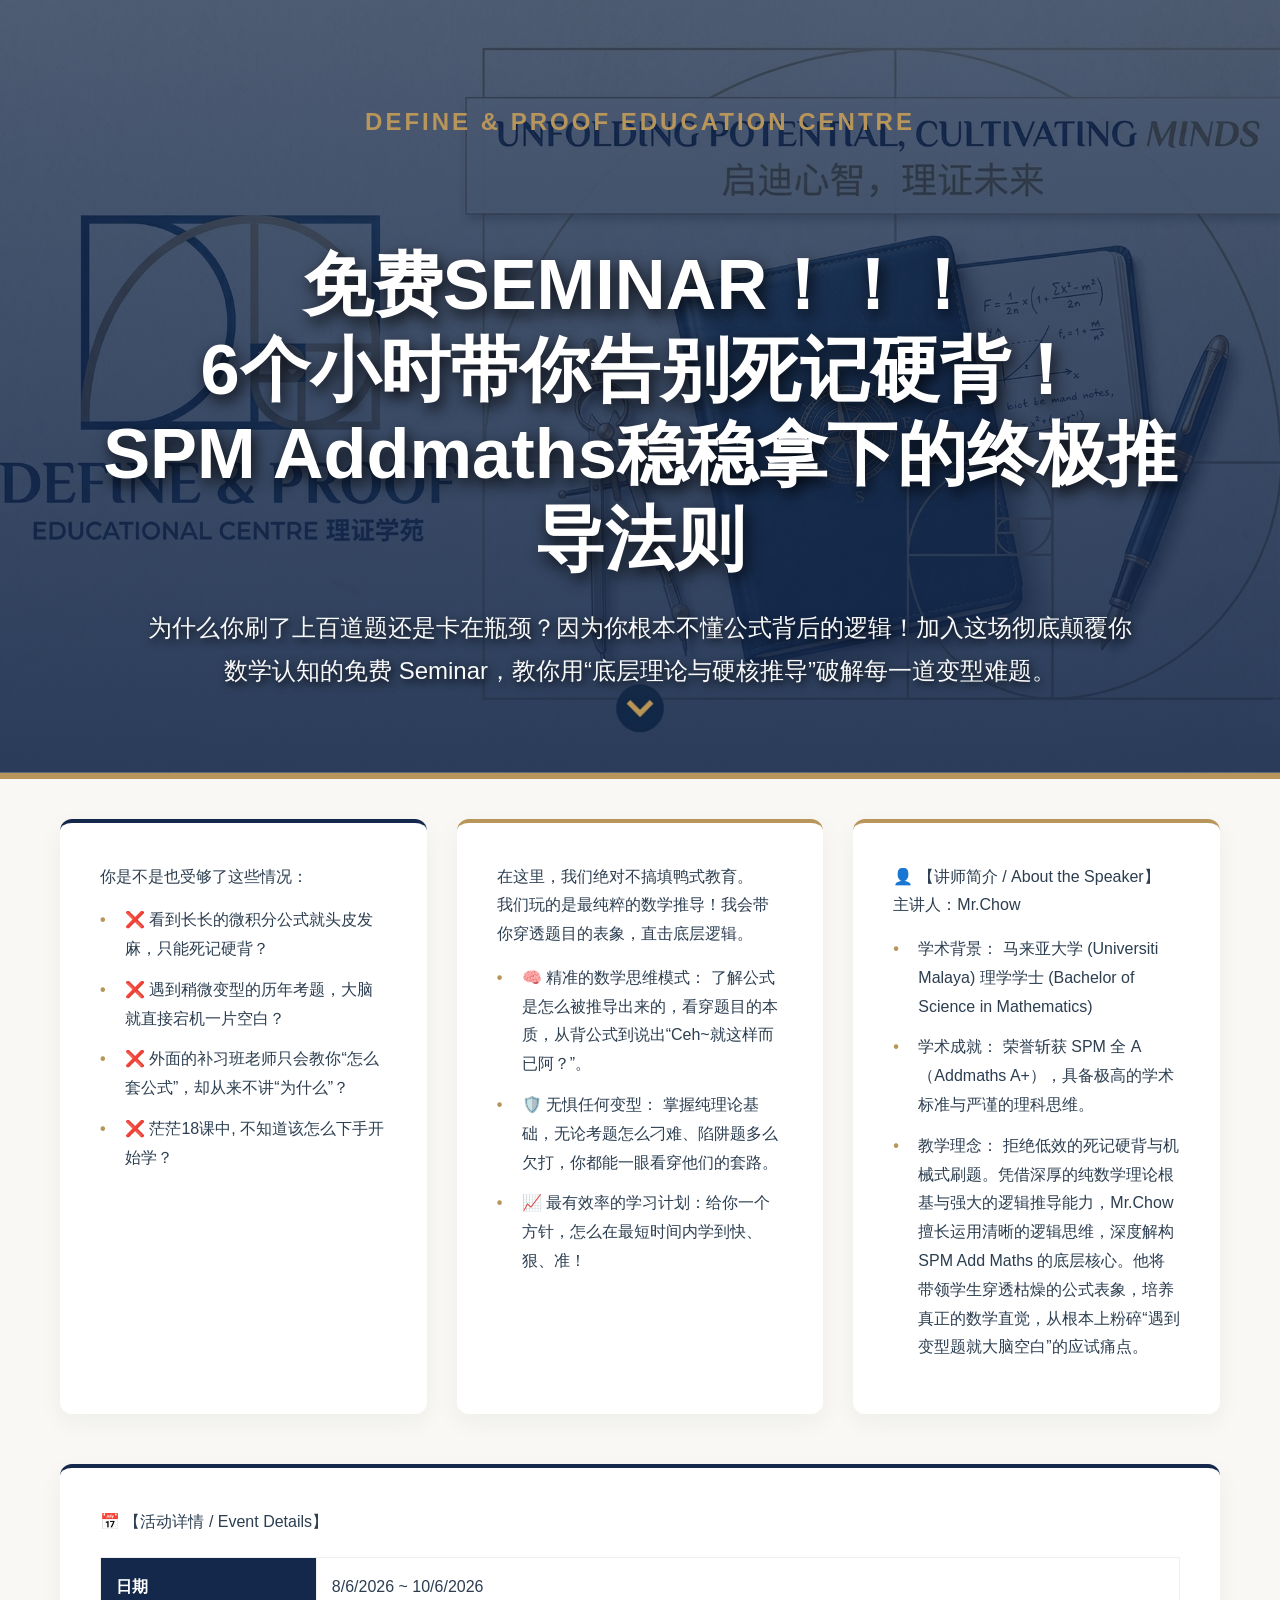
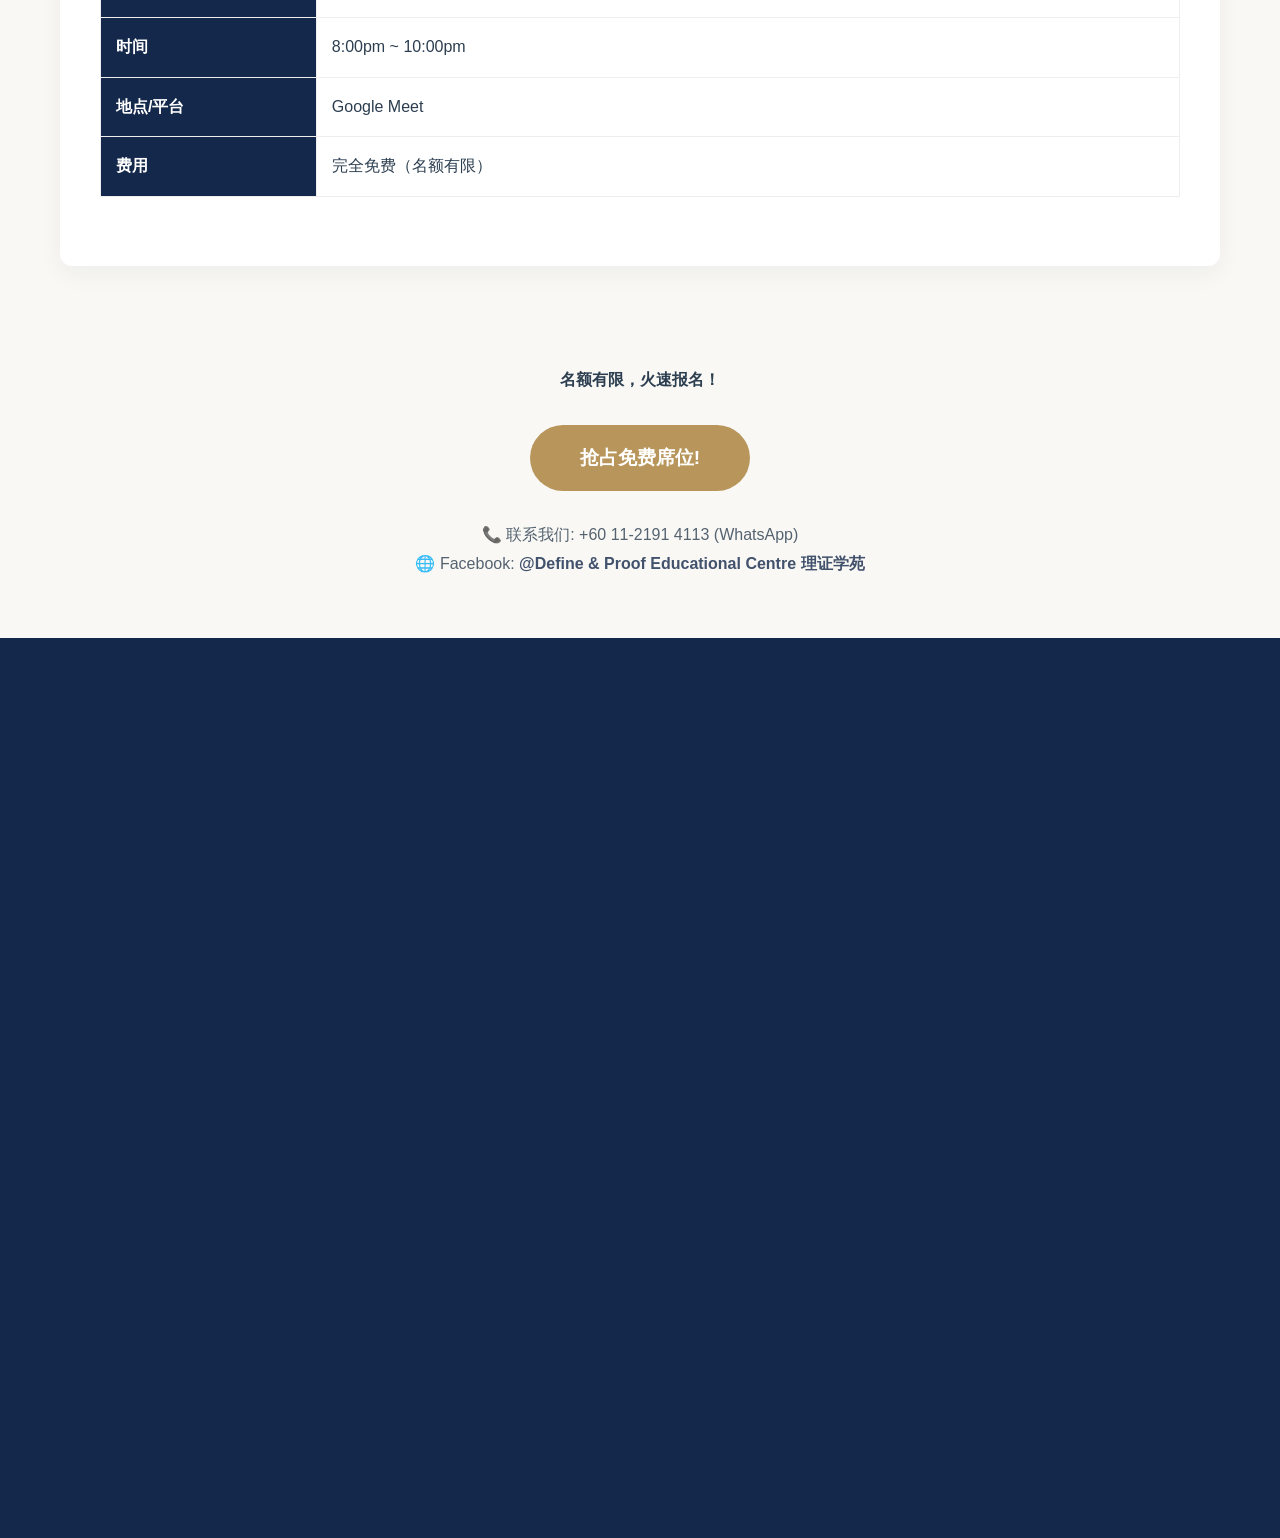
<file: index.html>
<!doctype html>
<html lang="zh">
    <head>
        <meta charset="UTF-8" />
        <meta name="viewport" content="width=device-width, initial-scale=1.0" />
        <title>DnP Education Centre 理证学苑</title>

        <link rel="stylesheet" href="style.css">
    </head>
    <body class="page-enter">
        <header>
            <h3 id="merchant">Define & Proof Education Centre</h3>
            <h2 id="slogan">免费SEMINAR！！！<br>6个小时带你告别死记硬背！<br>SPM Addmaths稳稳拿下的终极推导法则</h2>
            <h3 id="subtitle">为什么你刷了上百道题还是卡在瓶颈？因为你根本不懂公式背后的逻辑！加入这场彻底颠覆你数学认知的免费 Seminar，教你用“底层理论与硬核推导”破解每一道变型难题。</h3>
            <a href="#pain" class="scroll-down"><img src="images/arrow_button_img-removebg-preview.png" alt="scroll down" class="arrow-img"></a>
        </header>

        <main>
            <section id="pain">
                你是不是也受够了这些情况：
                <ul>
                    <li>
                        ❌ 看到长长的微积分公式就头皮发麻，只能死记硬背？
                    </li>
                    <li>
                        ❌ 遇到稍微变型的历年考题，大脑就直接宕机一片空白？
                    </li>
                    <li>
                        ❌ 外面的补习班老师只会教你“怎么套公式”，却从来不讲“为什么”？
                    </li>
                    <li>
                        ❌ 茫茫18课中, 不知道该怎么下手开始学？
                    </li>
                </ul>
            </section>
            <section id="solution">
                在这里，我们绝对不搞填鸭式教育。
                <br>我们玩的是最纯粹的数学推导！我会带你穿透题目的表象，直击底层逻辑。
                <ul>
                    <li>
                        🧠 精准的数学思维模式： 了解公式是怎么被推导出来的，看穿题目的本质，从背公式到说出“Ceh~就这样而已阿？”。
                    </li>
                    <li>
                        🛡️ 无惧任何变型： 掌握纯理论基础，无论考题怎么刁难、陷阱题多么欠打，你都能一眼看穿他们的套路。
                    </li>
                    <li>
                        📈 最有效率的学习计划：给你一个方针，怎么在最短时间内学到快、狠、准！
                    </li>
                </ul>
            </section>
            <section id="event">
                📅 【活动详情 / Event Details】
                <table border="3">
                    <tr>
                        <th>日期</th>
                        <td>8/6/2026 ~ 10/6/2026</tr>
                    </tr>
                    <tr>
                        <th>时间</th>
                        <td>8:00pm ~ 10:00pm</td>
                    </tr>
                    <tr>
                        <th>地点/平台</th>
                        <td>Google Meet</td>
                    </tr>
                    <tr>
                        <th>费用</th>
                        <td>完全免费（名额有限）</td>
                    </tr>
                </table><br>
            </section>
            <section id="speaker">
                👤 【讲师简介 / About the Speaker】
                主讲人：Mr.Chow
                <ul>
                    <li>
                        学术背景： 马来亚大学 (Universiti Malaya) 理学学士 (Bachelor of Science in Mathematics)
                    </li>
                    <li>
                        学术成就： 荣誉斩获 SPM 全 A（Addmaths A+），具备极高的学术标准与严谨的理科思维。
                    </li>
                    <li>
                        教学理念： 拒绝低效的死记硬背与机械式刷题。凭借深厚的纯数学理论根基与强大的逻辑推导能力，Mr.Chow 擅长运用清晰的逻辑思维，深度解构 SPM Add Maths 的底层核心。他将带领学生穿透枯燥的公式表象，培养真正的数学直觉，从根本上粉碎“遇到变型题就大脑空白”的应试痛点。
                    </li>
                </ul>
            </section>
        </main>
        <footer>
            <h4>名额有限，火速报名！</h4>
            <label>
                <button type="button" id="join"><a href="registration.html">抢占免费席位!</a></button>
            </label>

            <div class="contact-info">
                <p>📞 联系我们: +60 11-2191 4113 (WhatsApp)</p>
                <p>🌐 Facebook: <a href="https://www.facebook.com/profile.php?id=61588406758604">@Define & Proof Educational Centre 理证学苑</a></p>
            </div>
        </footer>
        <div class="transition-curtain"></div>
        <script>
            // 找到你的加入按钮里的 a 标签
            const joinLink = document.querySelector('#join a');
            
            if(joinLink) {
                joinLink.addEventListener('click', function(e) {
                    // 1. 阻止它立刻跳转！
                    e.preventDefault(); 
                    
                    // 2. 拿到目标链接地址
                    const targetUrl = this.getAttribute('href');
                    
                    // 3. 给 body 加上退场类名，触发 CSS 幕布拉起动画
                    document.body.classList.add('page-exit-active');
                    
                    // 4. 等待 600 毫秒（也就是动画播放完），再真的跳转过去！
                    setTimeout(() => {
                        window.location.href = targetUrl;
                    }, 600);
                });
            }
        </script>
  </body>
</html>
</file>
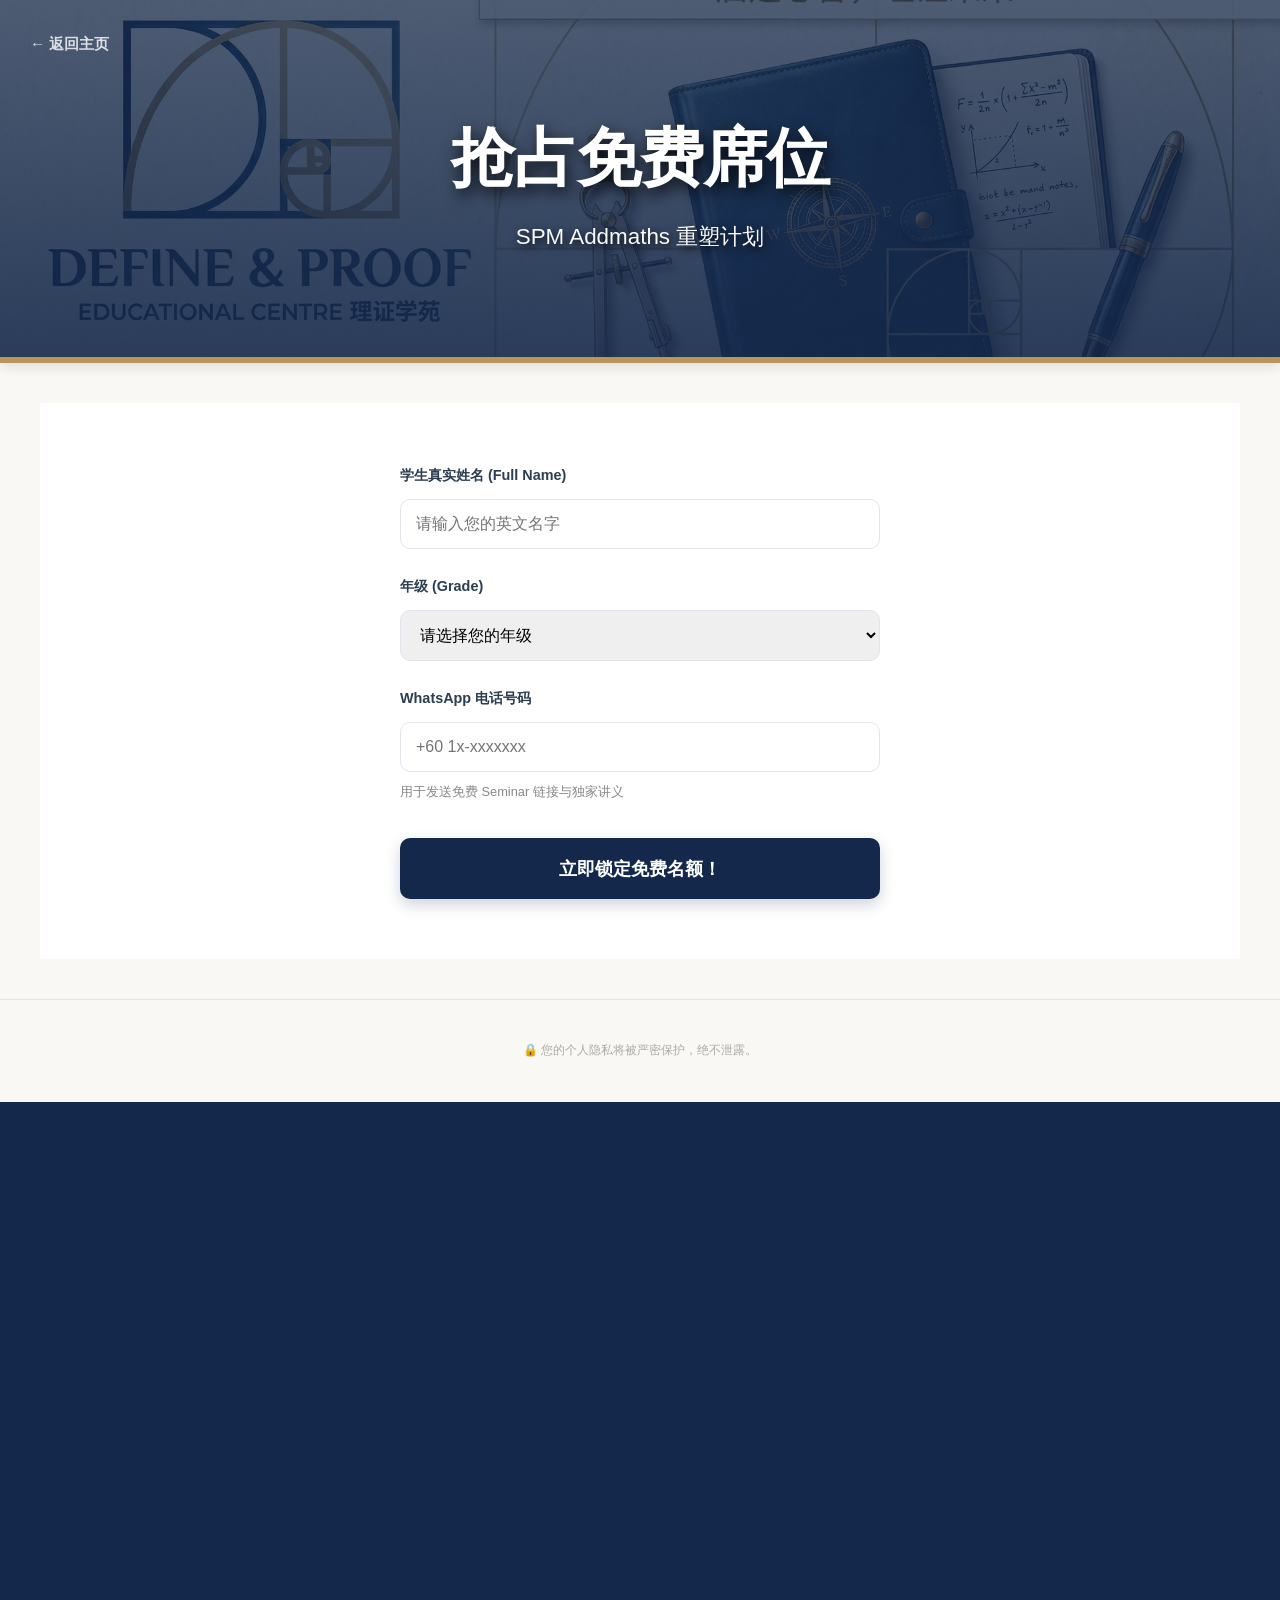
<file: registration.html>
<!DOCTYPE html>
<html lang="zh">
<head>
    <meta charset="UTF-8">
    <meta name="viewport" content="width=device-width, initial-scale=1.0">
    <title>抢占免费席位 | DnP Education Centre</title>
    <link rel="stylesheet" href="style.css">
</head>
<body class="reg-body page-enter">

    <header class="reg-header">
        <nav class="back-nav">
            <a href="index.html">← 返回主页</a>
        </nav>
        
        <h2>抢占免费席位</h2>
        <p>SPM Addmaths 重塑计划</p>
    </header>

    <main class="reg-main">
        <form name="submit-to-google-sheet" class="reg-form">
            
            <div class="input-group">
                <label for="name">学生真实姓名 (Full Name)</label>
                <input type="text" id="name" name="name" placeholder="请输入您的英文名字" required>
            </div>

            <div class="input-group">
                <label for="grade">年级 (Grade)</label>
                <select id="grade" name="grade" required>
                    <option value="" disabled selected>请选择您的年级</option>
                    <option value="F4">Form 4</option>
                    <option value="F5">Form 5</option>
                </select>
            </div>

            <div class="input-group">
                <label for="whatsapp">WhatsApp 电话号码</label>
                <input type="tel" id="whatsapp" name="whatsapp" placeholder="+60 1x-xxxxxxx" required>
                <small>用于发送免费 Seminar 链接与独家讲义</small>
            </div>

            <button type="submit" class="submit-btn">立即锁定免费名额！</button>
        </form>
    </main>

    <footer class="reg-footer">
        <p>🔒 您的个人隐私将被严密保护，绝不泄露。</p>
    </footer>

    <div class="transition-curtain"></div>

    <script>
        // 把这里换成你刚才在 Google 复制的 Web App URL ！！！
        const scriptURL = 'https://script.google.com/macros/s/AKfycbz-AssJ0kQ716Uj74jyfBOgnK_sbHJGYh0tCiR_GAq21ir4E_b1xdgbI64ZR9MatBrJaw/exec';
        
        const form = document.forms['submit-to-google-sheet'];
        const submitBtn = document.querySelector('.submit-btn');

        form.addEventListener('submit', e => {
            e.preventDefault(); // 站住！拦截默认的刷新提交
            
            // 把按钮文字变成提交中，防止小可怜们手抖点两下
            const originalText = submitBtn.innerText;
            submitBtn.innerText = '正在注入数据库...';
            submitBtn.disabled = true;

            // 魔法开始：把数据打包发送给 Google
            fetch(scriptURL, { method: 'POST', body: new FormData(form)})
                .then(response => {
                    console.log('Success!', response);
                    // 数据发送成功后，拉起藏蓝幕布！
                    document.body.classList.add('page-exit-active');
                    
                    // 等幕布拉起（600ms）后，切去成功页面
                    setTimeout(() => {
                        window.location.href = 'success.html';
                    }, 600);
                })
                .catch(error => {
                    console.error('Error!', error.message);
                    alert('哎呀，发送失败了，是不是你网络断了？');
                    submitBtn.innerText = originalText;
                    submitBtn.disabled = false;
                });
        });
    </script>
</body>
</body>
</html>
</file>
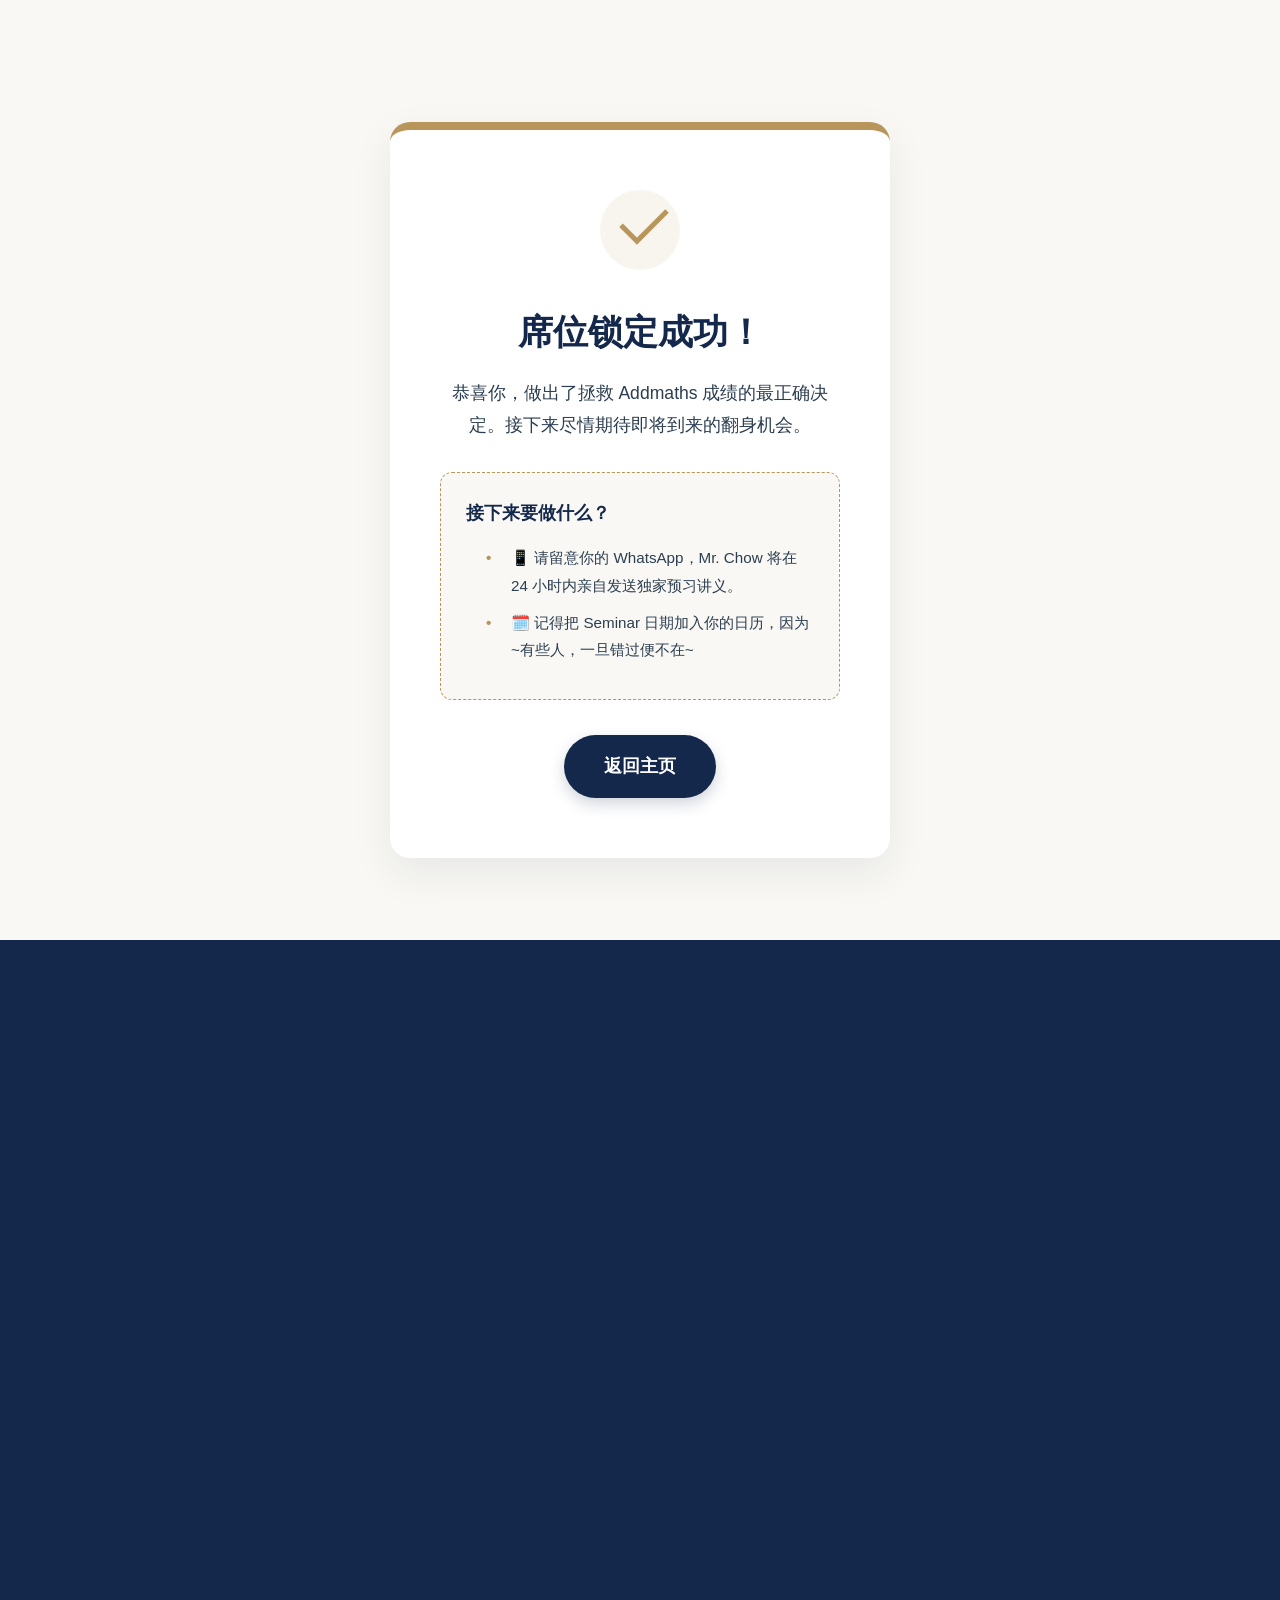
<file: success.html>
<!DOCTYPE html>
<html lang="zh">
<head>
    <meta charset="UTF-8">
    <meta name="viewport" content="width=device-width, initial-scale=1.0">
    <title>报名成功 | DnP Education Centre</title>
    <link rel="stylesheet" href="style.css">
</head>
<body class="reg-body page-enter"> 

    <main class="success-container">
        <div class="success-card">
            
            <div class="success-icon-wrapper">
                <div class="success-icon"></div>
            </div>

            <h2>席位锁定成功！</h2>
            <p class="success-message">恭喜你，做出了拯救 Addmaths 成绩的最正确决定。接下来尽情期待即将到来的翻身机会。</p>

            <div class="next-steps">
                <h3>接下来要做什么？</h3>
                <ul>
                    <li>📱 请留意你的 WhatsApp，Mr. Chow 将在 24 小时内亲自发送独家预习讲义。</li>
                    <li>🗓️ 记得把 Seminar 日期加入你的日历，因为~有些人，一旦错过便不在~</li>
                </ul>
            </div>

            <a href="index.html" class="return-home-btn">返回主页</a>
        </div>
    </main>

    <div class="transition-curtain"></div>

    <script>
        const returnBtn = document.querySelector('.return-home-btn');
        if(returnBtn) {
            returnBtn.addEventListener('click', function(e) {
                e.preventDefault(); 
                const targetUrl = this.getAttribute('href');
                document.body.classList.add('page-exit-left-active');
                setTimeout(() => { window.location.href = targetUrl; }, 500);
            });
        }
    </script>
</body>
</html>
</file>
<file: style.css>
/* 🎓 DnP Education Centre - Ultimate Integrated Theme */

/* =========================================
   1. 全局变量 (由本天才亲自校准) 
   ========================================= */
:root {
    --bg-cream: #F9F8F4;      /* 象牙白 */
    --navy-blue: #14284B;     /* 深海藏蓝 (UM 学霸色) */
    --gold-accent: #B8965B;   /* 古典雅金 */
    --text-dark: #2C3E50;     /* 专业深灰 */
    --white: #FFFFFF;
}

/* =========================================
   2. 基础重置 (别乱动这部分，dummy!)
   ========================================= */
html {
    scroll-behavior: smooth;
}

* {
    box-sizing: border-box;
    margin: 0;
    padding: 0;
}

body {
    background-color: var(--bg-cream);
    color: var(--text-dark);
    font-family: -apple-system, BlinkMacSystemFont, "Segoe UI", Roboto, Helvetica, Arial, sans-serif;
    line-height: 1.8;
}

/* =========================================
   3. 顶部区域 & 预留位置
   ========================================= */
/* =========================================
   3. 顶部区域 & 带视差滚动的极品 Banner
   ========================================= */
header {
    position: relative;

    background-color: var(--navy-blue);
    
    /* 魔法纠正：遮罩必须在前，图片必须在后！别再搞反了笨蛋！ */
    background-image: 
        linear-gradient(rgba(20, 40, 75, 0.75), rgba(20, 40, 75, 0.9)), 
        url('images/banner_img.jpg');
        
    /* 配合背景图的必备三件套 */
    background-size: cover;            /* 让图片完美铺满 */
    background-position: center;       /* 让图片居中显示 */
    background-repeat: no-repeat;      /* 严禁图片像瓷砖一样重复 */
    
    /* 你梦寐以求的 fixed 效果，必须单独写在这里！ */
    background-attachment: fixed;      
    
    color: var(--white);
    text-align: center;
    padding: 100px 100px 80px; /* 把内边距撑大，Banner 才有气势 */
    border-bottom: 6px solid var(--gold-accent);
}

/* =========================================
   本天才特调：会跳动的下滑箭头
   ========================================= */
.scroll-down {
    position: absolute;
    bottom: 0px; /* 距离底部的高度 */
    left: 50%; /* 水平居中第一步 */
    transform: translateX(-50%); /* 水平居中第二步，别问为什么，照做！ */
    font-size: 2.5rem; /* 箭头大小 */
    color: var(--gold-accent);
    text-decoration: none;
    animation: bounce 2s infinite; /* 绑定跳动动画，无限循环 */
    transition: opacity 0.3s ease;
    z-index: 10; /* 确保它不会被背景吃掉 */
}

.arrow-img {
    width: 155px; /* 🪄 就是这个！觉得太大就改成 35px，觉得太小就改成 55px，自己去调！ */
    height: auto; /* 高度必须设置自动，不然你的圆圈会被拉成椭圆形的畸形儿！ */
    
    /* 顺便把高贵的跳动动画也给这张图片装上，不用谢！ */
    animation: premium-bounce 2s infinite ease-in-out; 
    transition: opacity 0.3s ease;
}

.arrow-img:hover {
    opacity: 0.7; /* 鼠标放上去变暗一点的高级互动感 */
}

/* 赋予灵魂的弹跳动画关键帧 */
@keyframes bounce {
    0%, 20%, 50%, 80%, 100% {
        transform: translate(-50%, 0);
    }
    40% {
        transform: translate(-50%, -20px); /* 向上跳 20 像素 */
    }
    60% {
        transform: translate(-50%, -10px); /* 轻轻再跳一下 */
    }
}

/* 预留给 Logo 的样式 */
.logo-img {
    width: 140px;
    margin: 0 auto 20px;
    display: block;
    border-radius: 100px;
}

#merchant {
    color: var(--gold-accent);
    letter-spacing: 3px;
    text-transform: uppercase;
    font-size: 1.5rem;
    margin-bottom: 100px;
}

/* =========================================
   本天才特调：霸气巨无霸字体与护眼阴影
   ========================================= */
#slogan {
    font-size: 4.4rem; /* 从 2.2rem 放大到 3rem，这叫气场！ */
    line-height: 1.2;
    margin-bottom: 25px;
    font-weight: 900; /* 加粗，更有力量感 */
    /* 魔法：加一层深色阴影，把文字从杂乱的背景里“抠”出来 */
    text-shadow: 3px 6px 15px rgba(0, 0, 0, 0.85); 
}

#subtitle {
    font-weight: 400;
    font-size: 1.5rem; /* 字号也稍微提一点点 */
    color: #F8F9FA; /* 颜色调得更白一点，对比度更强 */
    max-width: 1000px; /* 放宽一点，免得字变大了全挤成一坨 */
    margin: 0 auto;
    line-height: 1.8;
    text-shadow: 2px 3px 8px rgba(0, 0, 0, 0.9); /* 同样加上护眼阴影 */
}

/* =========================================
   4. 三列布局核心 (Grid Magic + 本天才的强制排序)
   ========================================= */
main {
    max-width: 1200px;
    margin: 40px auto;
    padding: 0 20px;
    display: grid;
    grid-template-columns: repeat(3, 1fr); /* 痛点、优点、讲师并排 */
    gap: 30px;
}

/* 魔法开始：无视 HTML 烂顺序，强行重新排队！ */
#pain { order: 1; }
#solution { order: 2; }
#speaker { order: 3; }

/* 让剩下的“活动详情”乖乖滚去第四个位置，并横跨底部全宽 */
#event {
    order: 4; 
    grid-column: 1 / -1; 
    margin-top: 20px;
}

/* =========================================
   5. 通用卡片样式 (Section Design)
   ========================================= */
section {
    background-color: var(--white);
    padding: 40px;
    border-radius: 12px;
    box-shadow: 0 8px 24px rgba(20, 40, 75, 0.05);
    border-top: 4px solid var(--navy-blue);
    transition: transform 0.3s ease;
}

section:hover { transform: translateY(-5px); }

/* 强调色区分 */
#solution, #speaker { border-top-color: var(--gold-accent); }

ul { list-style-type: none; margin-top: 15px; }
ul li { margin-bottom: 12px; padding-left: 25px; position: relative; }
ul li::before { content: "•"; position: absolute; left: 0; color: var(--gold-accent); font-weight: bold; }

/* =========================================
   6. 表格 & 按钮样式
   ========================================= */
table {
    width: 100%;
    border-collapse: collapse;
    margin-top: 20px;
    border: 1px solid #EEE;
}

th, td { padding: 15px; text-align: left; border-bottom: 1px solid #EEE; }
th { background-color: var(--navy-blue); color: var(--white); width: 20%; }

button#join {
    background-color: var(--gold-accent);
    border: none;
    padding: 20px 50px;
    border-radius: 50px;
    cursor: pointer;
    margin-top: 30px;
}

button#join a { color: var(--white); text-decoration: none; font-weight: 700; font-size: 1.2rem; }

/* =========================================
   7. 底部联系方式
   ========================================= */
footer {
    text-align: center;
    padding: 60px 20px;
}

.contact-info {
    margin-top: 30px;
    font-size: 1rem;
    color: var(--text-dark);
    opacity: 0.8;
}

.contact-info a { color: var(--navy-blue); text-decoration: none; font-weight: bold; }

/* =========================================
   8. 响应式适配
   ========================================= */
@media (max-width: 1024px) {
    main { grid-template-columns: repeat(2, 1fr); }
    #speaker { grid-column: 1 / -1; }
}

@media (max-width: 768px) {
    main { grid-template-columns: 1fr; }
    #speaker, #event { grid-column: auto; }
}

/* =========================================
   本天才特调：Registration 专属极简样式
   ========================================= */

.reg-body {
    background-color: var(--bg-cream);
    margin: 0;
    padding: 0;
    display: block; /* 移除 flex 居中 */
}

/* 2. 全屏注册页 Header (带 Banner) */
.reg-header {
    background-color: var(--navy-blue);
    color: var(--white);
    text-align: center;
    /* 增大上下 padding，营造全屏 Banner 的气势，就像主页 header 一样，但稍微小点 */
    padding: 120px 20px 100px;
    border-bottom: 6px solid var(--gold-accent);
    box-shadow: 0 4px 12px rgba(0, 0, 0, 0.1);
    position: relative; /* 用于返回导航的定位 */

    /* ⬇️ 这里就是你求我加的 Banner，遮罩必须在前，图片必须在后！别再搞反了笨蛋！ ⬇️ */
    /* background-image: 
        linear-gradient(rgba(20, 40, 75, 0.75), rgba(20, 40, 75, 0.9)), 
        url('banner.jpg'); */ /* 把 'banner.jpg' 换成你真正的图片文件名！别照抄！ */
    /* background-size: cover; */
    /* background-position: center; */
    /* background-repeat: no-repeat; */
    /* background-attachment: fixed; */ /* 視差滾動效果 */
}

/* 3. 返回导航样式 (移动到 Header 内部定位) */
.reg-header .back-nav {
    position: absolute;
    top: 30px;
    left: 30px;
}

.reg-header .back-nav a {
    color: var(--white); /* 在深色 Header 上使用白色文字 */
    text-decoration: none;
    font-weight: 600;
    font-size: 0.95rem;
    opacity: 0.8;
    transition: opacity 0.3s ease;
}

.reg-header .back-nav a:hover {
    opacity: 1;
}

/* 4. 将卡片顶部文字作为 Header 内容排版 (沿用主页 header 内容样式) */
.reg-header h2 {
    font-size: 4rem; /* 从 史诗级字号，镇住全屏 Header，就像主页 slogan 一样 */
    line-height: 1.2;
    margin-bottom: 20px;
    font-weight: 900;
    letter-spacing: -1px;
    text-shadow: 3px 6px 15px rgba(0, 0, 0, 0.85);
}

.reg-header p {
    font-weight: 400;
    font-size: 1.4rem; /* 从 副标题也跟着变巨无霸，就像主页 subtitle 一样 */
    color: #F8F9FA;
    max-width: 950px;
    margin: 0 auto;
    line-height: 1.8;
    text-shadow: 2px 3px 8px rgba(0, 0, 0, 0.9);
}

/* 5. 全屏表单容器 (替代之前的 reg-container 和 registration-card) */
.reg-main {
    background-color: var(--white);
    width: 100%; /* 占满屏幕宽度 */
    padding: 60px 20px; /* 增加上下 padding，营造空间感 */
    display: flex; /* 在表单容器内居中表单本身 */
    justify-content: center;
    align-items: flex-start; /* 表单靠上排列 */
}

/* 6. 表单本身的最大宽度限制 (仍然需要，否则全屏太宽) */
.reg-form {
    width: 100%;
    max-width: 480px; /* 限制表单最大宽度，太宽了输入框像面条 */
    margin: 0 auto;
}

/* 7. 输入框和提交按钮样式 (沿用之前的卡片内样式) */
.input-group {
    margin-bottom: 25px;
}

.input-group label {
    display: block;
    margin-bottom: 10px;
    color: var(--text-dark);
    font-weight: 700;
    font-size: 0.9rem;
}

.input-group input, 
.input-group select {
    width: 100%;
    padding: 15px;
    border: 1.5px solid #E1E5EB;
    border-radius: 10px;
    font-size: 1rem;
    font-family: inherit;
    transition: all 0.3s ease;
}

.input-group input:focus, 
.input-group select:focus {
    outline: none;
    border-color: var(--gold-accent);
    box-shadow: 0 0 0 4px rgba(184, 150, 91, 0.15);
}

.input-group small {
    display: block;
    margin-top: 8px;
    color: #888;
    font-size: 0.8rem;
}

/* 提交按钮 - 绝对统治力 */
.submit-btn {
    width: 100%;
    background-color: var(--navy-blue);
    color: var(--white);
    padding: 18px;
    border: none;
    border-radius: 10px;
    font-size: 1.15rem;
    font-weight: 700;
    cursor: pointer;
    transition: all 0.3s ease;
    margin-top: 10px;
    box-shadow: 0 6px 15px rgba(20, 40, 75, 0.2);
}

.submit-btn:hover {
    background-color: #0E1D36;
    transform: translateY(-2px);
    box-shadow: 0 8px 20px rgba(20, 40, 75, 0.3);
}

/* 8. 全屏页脚样式 */
.reg-footer {
    background-color: var(--bg-cream); /* 沿用高级象牙白 */
    text-align: center;
    padding: 40px 20px;
    border-top: 1px solid #E1E5EB;
}

.reg-footer p {
    font-size: 0.75rem;
    color: #AAA;
}

/* =========================================
   [注册页] 响应式适配 🔥 (新增) 🔥
   ========================================= */

@media (max-width: 768px) {
    /* 主页 header 的适配保持原样 */
    #slogan { font-size: 1.8rem; }
    #subtitle { font-size: 1rem; }
    header { padding: 40px 15px; }

    /* 全屏注册页适配 */
    .reg-header { padding: 80px 15px 60px; } /* 手机上头部 padding 缩小 */
    
    /* ⬇️ 新增：强制让巨无霸注册标题在手机上乖乖缩小！ */
    .reg-header h2 { font-size: 2rem; }
    .reg-header p { font-size: 1.1rem; }

    .reg-main { padding: 40px 15px; } /* 手机上表单 padding 缩小 */
}

/* =========================================
   本天才特调：页面过场动画 (Navy Curtain)
   ========================================= */

/* 1. 页面进入时的平滑上浮动画 (用于 body) */
.page-enter {
    animation: slideUpFade 0.8s cubic-bezier(0.16, 1, 0.3, 1) forwards;
}

@keyframes slideUpFade {
    0% { opacity: 0; transform: translateY(30px); }
    100% { opacity: 1; transform: translateY(0); }
}

/* 2. 页面退出时的“藏蓝幕布” */
.transition-curtain {
    position: fixed;
    bottom: -100vh; /* 初始状态藏在屏幕最下方 */
    left: 0;
    width: 100%;
    height: 100vh;
    background-color: var(--navy-blue); /* 用你的主色调做幕布 */
    z-index: 99999; /* 保证它盖住所有东西 */
    transition: bottom 0.6s cubic-bezier(0.7, 0, 0.3, 1);
}

/* 触发退场时的状态 */
.page-exit-active .transition-curtain {
    bottom: 0; /* 幕布拉起，遮住整个屏幕 */
}

/* =========================================
   本天才特调：返回主页的左滑退场动画
   ========================================= */
/* 触发往左滑出的状态 */
.page-exit-left-active {
    /* 0.5秒的丝滑滑动，不拖泥带水 */
    animation: slideOutLeft 0.5s cubic-bezier(0.16, 1, 0.3, 1) forwards;
}

/* 核心魔法：从当前位置，向左平移出整个屏幕 (-100vw) 并渐渐透明 */
@keyframes slideOutLeft {
    0% { 
        transform: translateX(0); 
        opacity: 1; 
    }
    100% { 
        transform: translateX(-100vw); 
        opacity: 0; 
    }
}

/* =========================================
   本天才特调：报名成功 (Thank You) 页面与动画
   ========================================= */

/* 1. 成功页大容器 */
.success-container {
    width: 100%;
    display: flex;
    justify-content: center;
    align-items: center;
    min-height: 100vh;
    padding: 20px;
}

/* 2. 成功卡片（自带果冻弹出动画） */
.success-card {
    background-color: var(--white);
    padding: 60px 50px;
    border-radius: 20px;
    box-shadow: 0 15px 40px rgba(20, 40, 75, 0.08);
    width: 100%;
    max-width: 500px;
    text-align: center;
    border-top: 8px solid var(--gold-accent);
    
    /* 魔法：入场时像果冻一样 Q 弹弹出 */
    animation: popIn 0.6s cubic-bezier(0.175, 0.885, 0.32, 1.275) forwards;
    opacity: 0;
    transform: scale(0.8);
}

@keyframes popIn {
    100% { opacity: 1; transform: scale(1); }
}

/* 3. 纯 CSS 动态画勾勾 (极度高级，别弄坏了！) */
.success-icon-wrapper {
    width: 80px;
    height: 80px;
    border-radius: 50%;
    background-color: rgba(184, 150, 91, 0.1); /* 淡淡的金色背景 */
    display: flex;
    justify-content: center;
    align-items: center;
    margin: 0 auto 30px;
}

.success-icon {
    width: 25px;
    height: 45px;
    border-right: 5px solid var(--gold-accent);
    border-bottom: 5px solid var(--gold-accent);
    transform: rotate(45deg) translate(-5px, -10px);
    opacity: 0;
    /* 延迟 0.4 秒，等卡片弹出来后，再缓慢画出一个金色的勾！ */
    animation: drawCheck 0.5s ease-out 0.4s forwards;
}

@keyframes drawCheck {
    0% { height: 0; width: 0; opacity: 1; }
    50% { height: 0; width: 25px; opacity: 1; }
    100% { height: 45px; width: 25px; opacity: 1; }
}

/* 4. 文字排版 */
.success-card h2 {
    color: var(--navy-blue);
    font-size: 2.2rem;
    margin-bottom: 15px;
}

.success-message {
    color: var(--text-dark);
    font-size: 1.1rem;
    margin-bottom: 30px;
}

/* 5. 待办事项提醒区 */
.next-steps {
    background-color: var(--bg-cream);
    padding: 25px;
    border-radius: 12px;
    text-align: left;
    margin-bottom: 35px;
    border: 1px dashed var(--gold-accent); /* 虚线边框，学术感 */
}

.next-steps h3 {
    color: var(--navy-blue);
    font-size: 1.1rem;
    margin-bottom: 15px;
}

.next-steps ul {
    margin-top: 0;
    padding-left: 20px;
}

.next-steps li {
    font-size: 0.95rem;
    margin-bottom: 10px;
}

/* 6. 返回按钮 */
.return-home-btn {
    display: inline-block;
    background-color: var(--navy-blue);
    color: var(--white);
    padding: 16px 40px;
    border-radius: 50px;
    text-decoration: none;
    font-weight: 700;
    font-size: 1.1rem;
    transition: all 0.3s ease;
    box-shadow: 0 6px 15px rgba(20, 40, 75, 0.2);
}

.return-home-btn:hover {
    background-color: #0E1D36;
    transform: translateY(-2px);
    box-shadow: 0 8px 20px rgba(20, 40, 75, 0.3);
}

/* 响应式微调 */
@media (max-width: 480px) {
    .success-card { padding: 40px 30px; }
    .success-card h2 { font-size: 1.8rem; }
}
</file>
